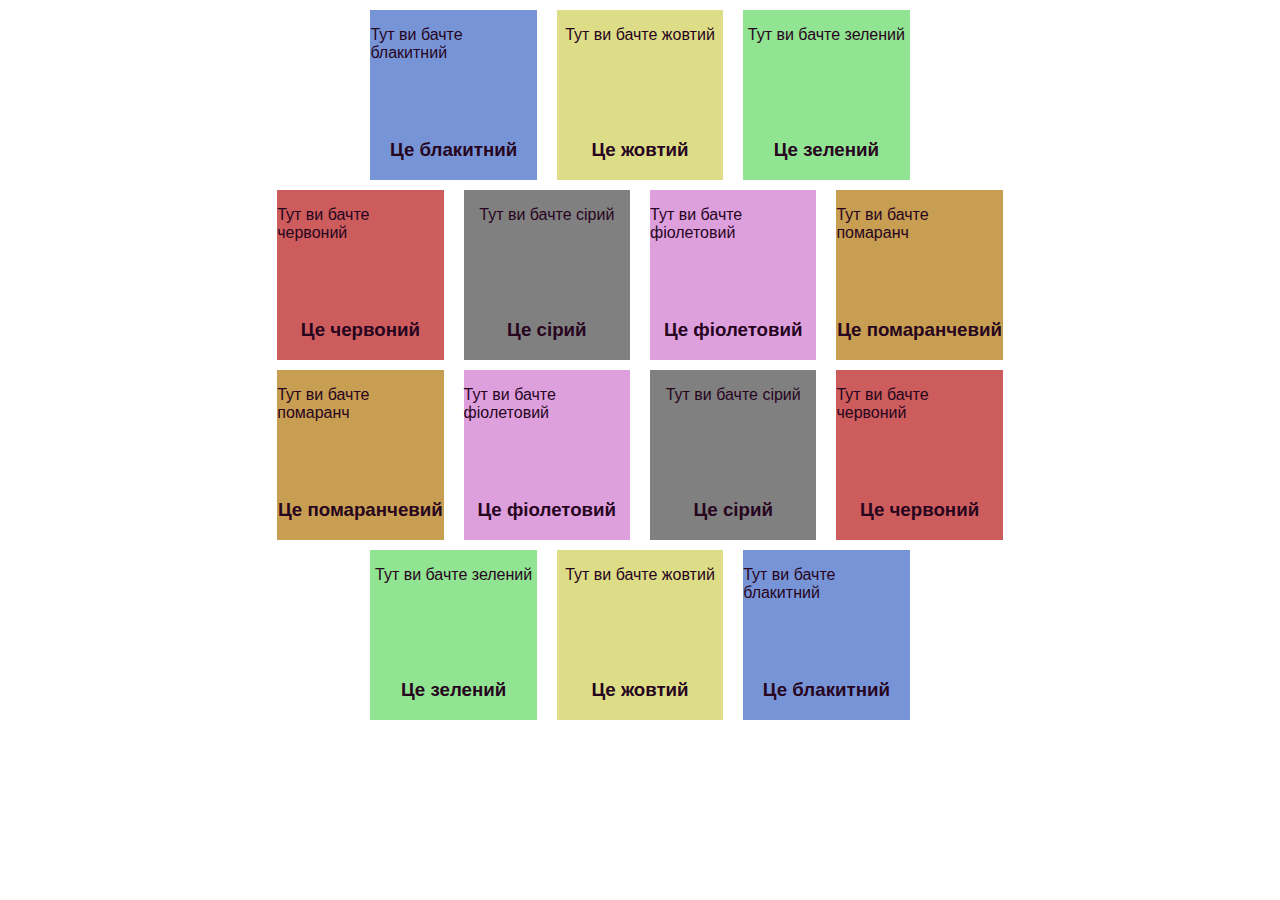
<file: lvl-up.dz3/index.html>
<!DOCTYPE html>
<html>
    <head>
        <meta charset="UTF-8">
       <link  rel="stylesheet" href="style.css">
        <title>Flex</title> 

    </head>

    <body>
        <div class="main">
            <div class="first_block">
                 <div id="blue"  class="block">
                     <p>Тут ви бачте блакитний</p>
                     <h3 >Це блакитний</h3>
                 </div>
                 <div id="yellow" class="block">
                    <p >Тут ви бачте жовтий</p>
                    <h3>Це жовтий</h3>
                 </div>
                 <div id="green" class="block">
                    <p >Тут ви бачте зелений</p>
                    <h3 >Це зелений</h3>
                 </div>
            </div>
            <div class="first_block">
                <div id="red" class="block">
                    <p>Тут ви бачте червоний</p>
                     <h3 >Це червоний</h3>
                </div>
                <div id="gray" class="block">
                    <p>Тут ви бачте сірий</p>
                     <h3 >Це сірий</h3>
                </div>
                <div id="purple" class="block">
                    <p>Тут ви бачте фіолетовий</p>
                     <h3 >Це фіолетовий</h3>
                </div>
                <div id="orange" class="block">
                    <p>Тут ви бачте помаранч</p>
                     <h3 >Це помаранчевий</h3>
                </div>
            </div>
            <div id="second" class="first_block">
                <div id="red" class="block">
                    <p>Тут ви бачте червоний</p>
                    <h3 >Це червоний</h3>
                </div>
                <div id="gray" class="block">
                    <p>Тут ви бачте сірий</p>
                    <h3 >Це сірий</h3></div>
                <div id="purple" class="block">
                    <p>Тут ви бачте фіолетовий</p>
                     <h3 >Це фіолетовий</h3>
                </div>
                <div id="orange" class="block">
                    <p>Тут ви бачте помаранч</p>
                     <h3 >Це помаранчевий</h3>
                </div>
            </div>
            <div id="second" class="first_block">
                <div id="blue"  class="block">
                    <p>Тут ви бачте блакитний</p>
                    <h3 >Це блакитний</h3>
                </div>
                <div id="yellow" class="block">
                    <p >Тут ви бачте жовтий</p>
                    <h3>Це жовтий</h3>
                </div>
                <div id="green" class="block">
                    <p >Тут ви бачте зелений</p>
                    <h3 >Це зелений</h3>
                </div>
            </div>
        </div>
    </body>
</html>
</file>
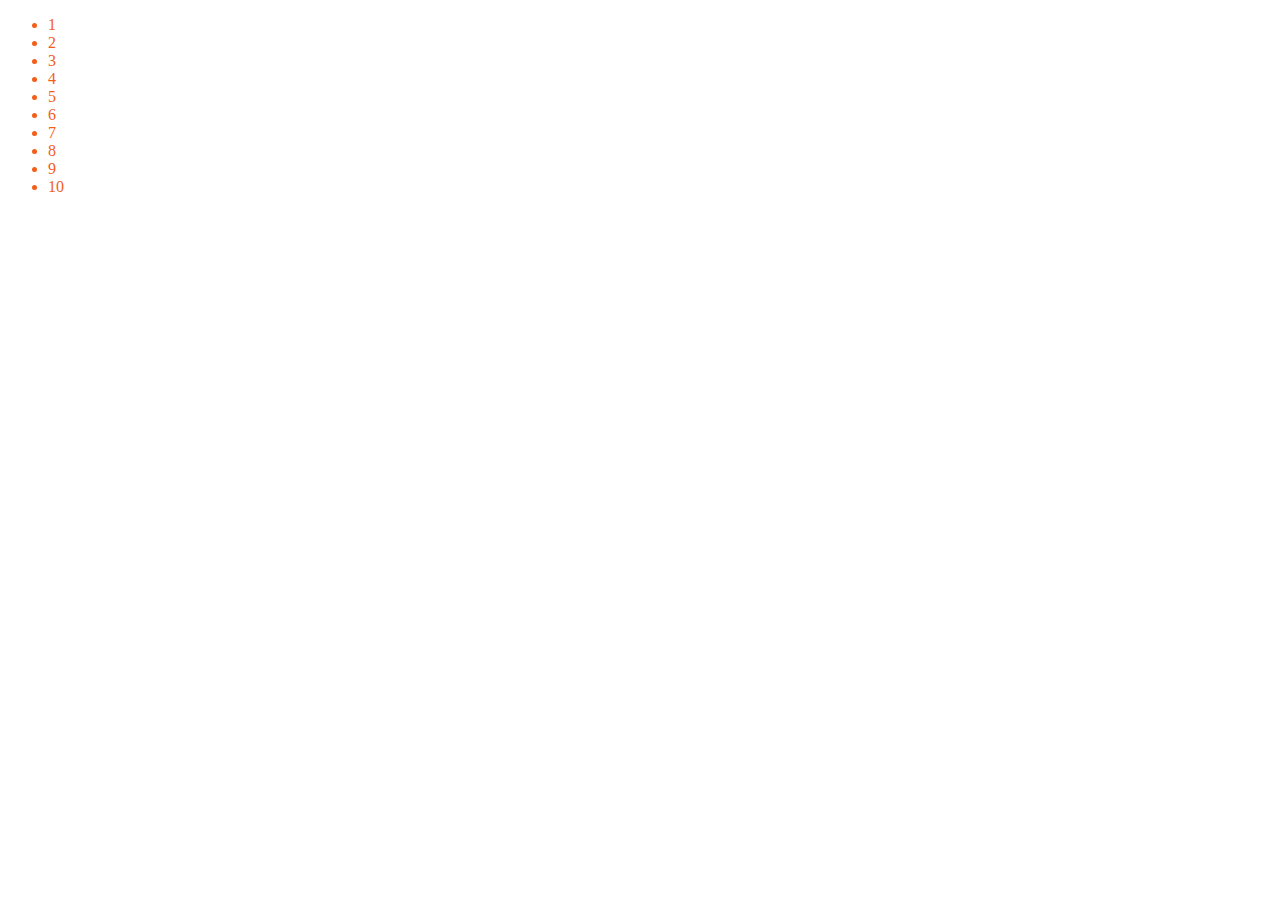
<file: lvl-up.dz4/index.html>
<!DOCTYPE html>
<html>
    <head>
        <meta charset="UTF-8">
       <link  rel="stylesheet" href="style.css">
        <title>Flex</title> 

    </head>
<body>
<ul>
    <li>1</li>
    <li>2</li>
    <li>3</li>
    <li>4</li>
    <li>5</li>
    <li>6</li>
    <li>7</li>
    <li>8</li>
    <li>9</li>
    <li>10</li>
</ul>

</body>




















</html>
</file>
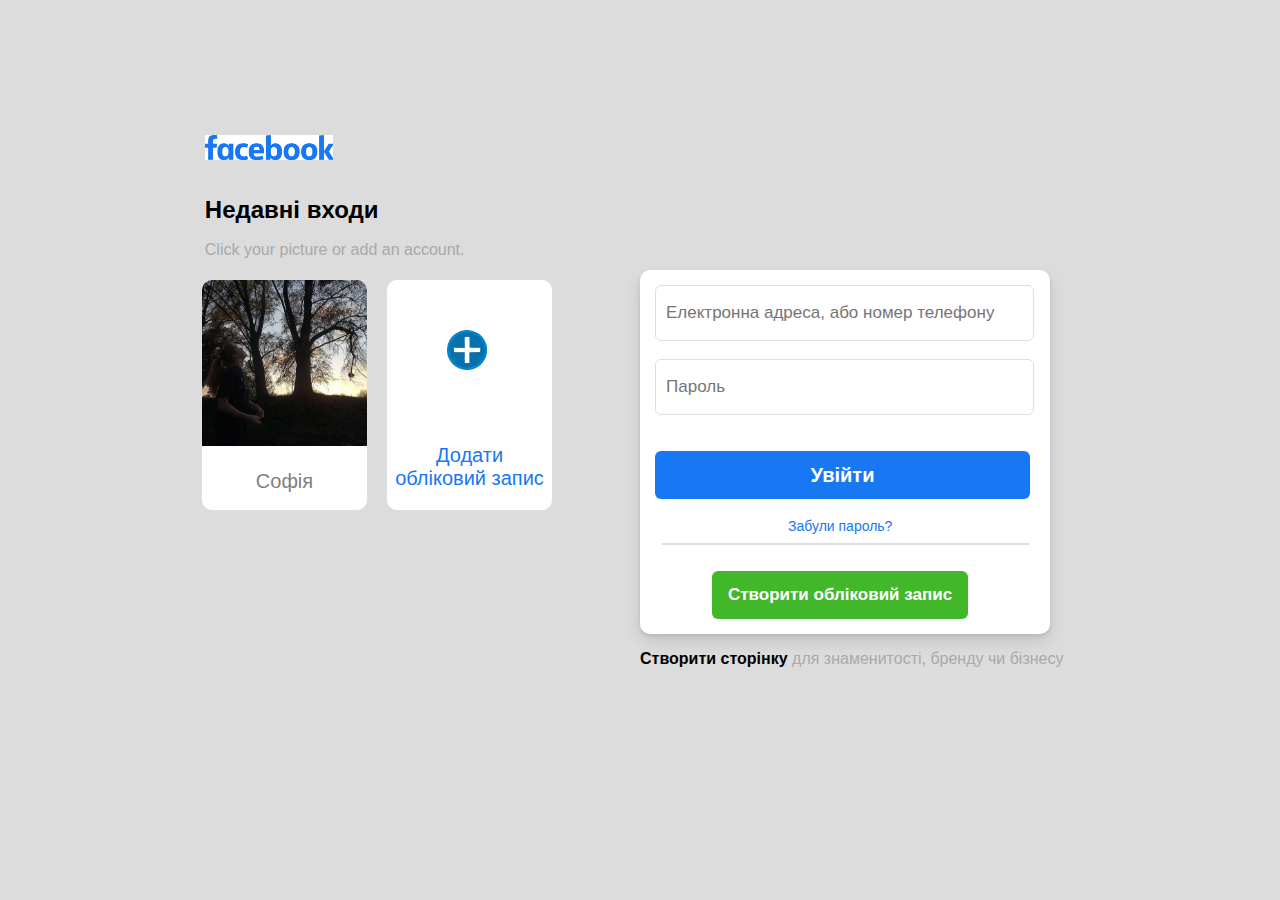
<file: position.facebook/index.html>
<!doctype html>
  <head>
      <meta charset="utf-8">
      <link rel="stylesheet" href="style.css">
  <title> Facebook </title>
    
      
</head>
 
<body>
  <div class="container">
    <div class="container_row">
          <div class="main">
            <img class="facebook" src="завантаження.png">
            <h1>Недавні входи</h1>
            <p id="second_text">Click your picture or add an account.</p>
              <div class="cards">
                <a href="https://uk-ua.facebook.com/login/?privacy_mutation_token=eyJ0eXBlIjowLCJjcmVhdGlvbl90aW1lIjoxNjM5NTczNjYyLCJjYWxsc2l0ZV9pZCI6MzQzNjE1NzkwMjAxNjQ0fQ%3D%3D&cuid=AYhnBIwhcQ-5h5POUgNeqLthDINVSnh1CEyFhwMEpfBxct1wtHNeEvQJ76O7wzPhsaVF_-Rbi3zRAHNbuRBP0nWOe2x2X5C2TfBhm7rKFHNVcA&next" >
                  <div class="first-card">
                      <img class="card" src="card.jpg">
                      <p class="text_card">Софія</p>
                  </div>
                </a>
                      <a href="https://uk-ua.facebook.com/login/?privacy_mutation_token=eyJ0eXBlIjowLCJjcmVhdGlvbl90aW1lIjoxNjM5NTczNjYyLCJjYWxsc2l0ZV9pZCI6MTMzMjk3MjM4NzAzNDMzN30%3D">
                  <div class="secondary-card">
                      <img class="card" id="plus"  src="плюс.png"><br>
                      <p class="link">Додати<br> обліковий запис</p>
                  </div>
                      </a>
              </div>
          </div>
        
        <div class="log_in">
          <div class="form">
            <form action="signin">
            <input  type="text" name="username" placeholder="Електронна адреса, або номер телефону">
            <br>
            <br> 
            <input type="password" name="password" placeholder="Пароль">
            </form>
            <br>
            <br>
            <button class="log-in-button"><b>Увійти </b></button>
            <br>
            <br>
            <a class="second-link" href="https://uk-ua.facebook.com/recover/initiate/?privacy_mutation_token=eyJ0eXBlIjowLCJjcmVhdGlvbl90aW1lIjoxNjM5NjgwMDg5LCJjYWxsc2l0ZV9pZCI6MzgxMjI5MDc5NTc1OTQ2fQ%3D%3D&ars=facebook_login">Забули пароль?</a>
            <br>
            <hr>
            <br>
            <button class="sign-up-button"><b>Створити обліковий запис</b></button>
         </div>
             <div class="page">
                  <p id="par"><a href="https://uk-ua.facebook.com/pages/create/?ref_type=registration_form" ><b>Створити сторінку</b></a> для знаменитості, бренду чи бізнесу
                  </p>
            </div>
      </div>
     </div>
  </div>
</body>
</file>
<file: lvl-up.dz3/style.css>
body{
    background-color:rgb(255, 255, 255);
    margin:0px 0px 0px 0px;
   /* padding-top: 10px;*/
}
.main {
    display: flex;
    flex-direction: column;
}
.first_block {
  height: 170px;
    width: 100%;
    background-color:white;
    display: flex;
    flex-direction: row;
    justify-content: center;
    align-items: center;
    padding-top: 10px;
}

#second{
    flex-direction: row-reverse;
}
.block {
    width: 13%;
    height:100%;
    margin: 10px;
    display: flex;
    flex-direction: column;
    justify-content: space-between;
    align-items: center;
}
#blue{
    background-color: rgb(119, 149, 214);
}
#yellow {
    background-color: rgb(222, 221, 135);
}
#green{
    background-color: rgb(145, 228, 145); 
}

#orange{
    background-color: rgb(199, 158, 82);
}
#purple{
    background-color: plum;
}
#red{
    background-color: indianred;
}
#gray{
    background-color: gray;
}

h3{
    font-family:Arial, Helvetica, sans-serif;
    color: rgb(39, 5, 30);
}
p{
    font-family:Arial, Helvetica, sans-serif;
    color: rgb(39, 5, 30);
}
</file>
<file: lvl-up.dz4/style.css>
ul {
    color: rgb(243, 94, 26);
}
</file>
<file: position.facebook/style.css>
body{
    background-color:gainsboro;
    width: 100%;
    margin: 0;
}

h1{
    font-family:  Helvetica, Arial, sans-serif;
    color:black;
    font-size: 24px;
    position: absolute;
    top: 20%;
    left: 16%;
}

p{
    color: darkgray;
    font-family:Helvetica;
}
#second_text{
    position: absolute;
    top: 25%;
    left: 16%;
}

.main{
    margin-right: 40px ;
  

}
.facebook{
    width: 10%;
    margin: 0 auto;
    position: absolute;
    top: 15%;
    left: 16%;
}
.card{
    width: 165px;
    border-top-left-radius: 10px;
    border-top-right-radius: 10px;
}
.first-card{
    margin: 10px;
    padding:0;
    background-color:white;
    border-radius: 10px;
    height: 230px;
    box-shadow: 0px 0px 0px 1px #dddfe2;

}
.secondary-card{
    margin: 10px;
    padding:0;
    background-color:white;
    border-radius: 10px;
    height: 230px;
    width: 165px;
    box-shadow: 0px 0px 0px 1px #dddfe2;
}

.text_card{
    color:gray;
    text-align: center;
    padding: 0;
    font-size: 20px;
}
.cards{
    display: flex;
    position: absolute;
    top: 30%;
    left: 15%;
}

.link{
    text-align: center;
    font-size: 20px ;
    color:#1877f2;
}
a{
    text-decoration-line: none;
    color: black;
}
 #plus{
     width: 40px;
    margin: 50px 60px ;
 }
 .form{
    width: 380px;
    background-color: white;
    box-shadow: 0 2px 4px rgb(0 0 0 / 10%), 0 8px 16px rgb(0 0 0 / 10%);
    border-radius: 10px;
    /*margin-left: 40px;*/
    padding: 15px 15px 15px 15px;
   
   

}
hr{
width: 365px;
color: #dadde1;
border: 0.5px;
border-style:solid ;
background-color: #dadde1;
/*margin-top: 20px ;*/
}

input{
    width: 365px;
    height: 52px;
   border-radius: 6px;
   /* border-width: 1px;*/
    border: 1px solid #dddfe2;
    padding-left: 10px;
    font-size: 17px;
  
    
}
.log-in-button{
    background-color: #1877f2;
    border: none;
    border-radius: 6px;
    font-size: 20px;
    line-height: 48px;
    padding: 0 16px;
    width: 375px;
    color: white;
  
}

.log_in{
    display: flex;
    flex-direction: column;
    position:absolute;
    left:   50%;
    top: 30%;
}

.second-link{
    color: #1877f2;
    font-size: 14px;
    font-family: Arial, Helvetica, sans-serif;
    /*margin-left: 145px;*/
    position: relative;
    left: 35%;
    
}
.sign-up-button{
    border: none;
    border-radius: 6px;
    font-size: 17px;
    line-height: 48px;
    padding: 0 16px;
    background-color: #42b72a;
    color:white;
   /* margin-left: 70px;*/
   position: relative;
    left:15%;
}
@media screen and (max-width: 1400px ) {

}
</file>
